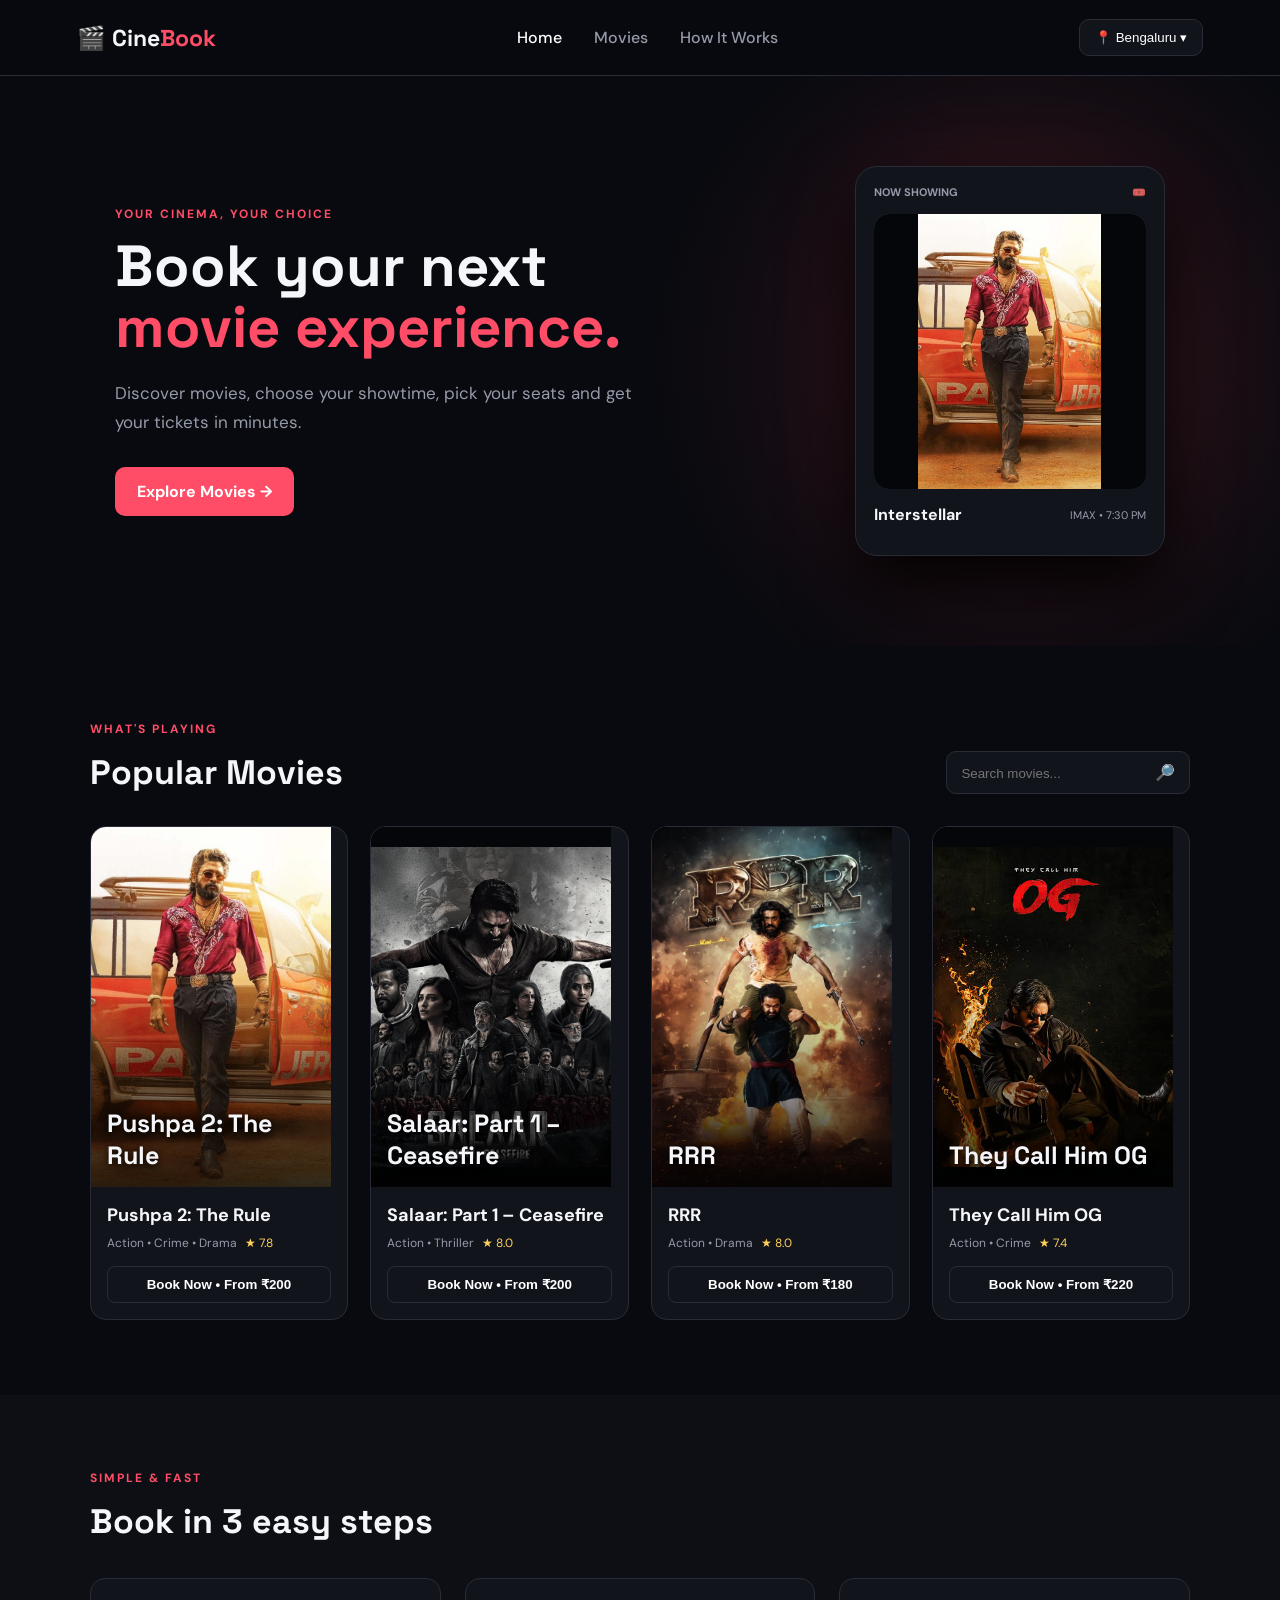
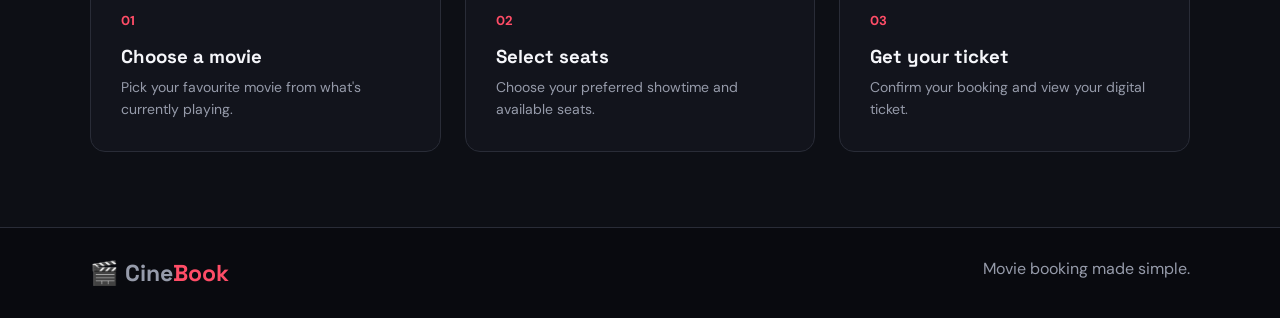
<file: movie-booking-system/index.html>
<!DOCTYPE html>
<html lang="en">
<head>
  <meta charset="UTF-8">
  <meta name="viewport" content="width=device-width, initial-scale=1.0">
  <title>CineBook | Movie Ticket Booking</title>
  <link rel="stylesheet" href="css/style.css">
</head>
<body>
  <header class="navbar">
    <a class="logo" href="index.html">🎬 Cine<span>Book</span></a>
    <nav>
      <a class="active" href="index.html">Home</a>
      <a href="#movies">Movies</a>
      <a href="#how-it-works">How It Works</a>
    </nav>
    <button class="location-btn" id="locationBtn">📍 Bengaluru ▾</button>
  </header>

  <main>
    <section class="hero">
      <div class="hero-content">
        <p class="eyebrow">YOUR CINEMA, YOUR CHOICE</p>
        <h1>Book your next<br><span>movie experience.</span></h1>
        <p class="hero-text">Discover movies, choose your showtime, pick your seats and get your tickets in minutes.</p>
        <a href="#movies" class="primary-btn">Explore Movies →</a>
      </div>
      <div class="hero-ticket">
        <div class="ticket-glow"></div>
        <div class="ticket-card">
          <div class="ticket-top"><span>NOW SHOWING</span><span>🎟️</span></div>
          <div class="ticket-poster"><img src="assets/pushpa2.webp" alt="Pushpa 2: The Rule"></div>
          <div class="ticket-info"><strong>Interstellar</strong><span>IMAX • 7:30 PM</span></div>
        </div>
      </div>
    </section>

    <section class="section" id="movies">
      <div class="section-heading">
        <div><p class="eyebrow">WHAT'S PLAYING</p><h2>Popular Movies</h2></div>
        <div class="search-wrap"><input id="movieSearch" type="search" placeholder="Search movies..."> 🔎</div>
      </div>
      <div id="movieGrid" class="movie-grid"></div>
    </section>

    <section class="section how" id="how-it-works">
      <p class="eyebrow">SIMPLE & FAST</p>
      <h2>Book in 3 easy steps</h2>
      <div class="steps">
        <div class="step"><b>01</b><h3>Choose a movie</h3><p>Pick your favourite movie from what's currently playing.</p></div>
        <div class="step"><b>02</b><h3>Select seats</h3><p>Choose your preferred showtime and available seats.</p></div>
        <div class="step"><b>03</b><h3>Get your ticket</h3><p>Confirm your booking and view your digital ticket.</p></div>
      </div>
    </section>
  </main>

  <footer><div class="logo">🎬 Cine<span>Book</span></div><p>Movie booking made simple.</p></footer>
  <script src="js/script.js"></script>
</body>
</html>
</file>
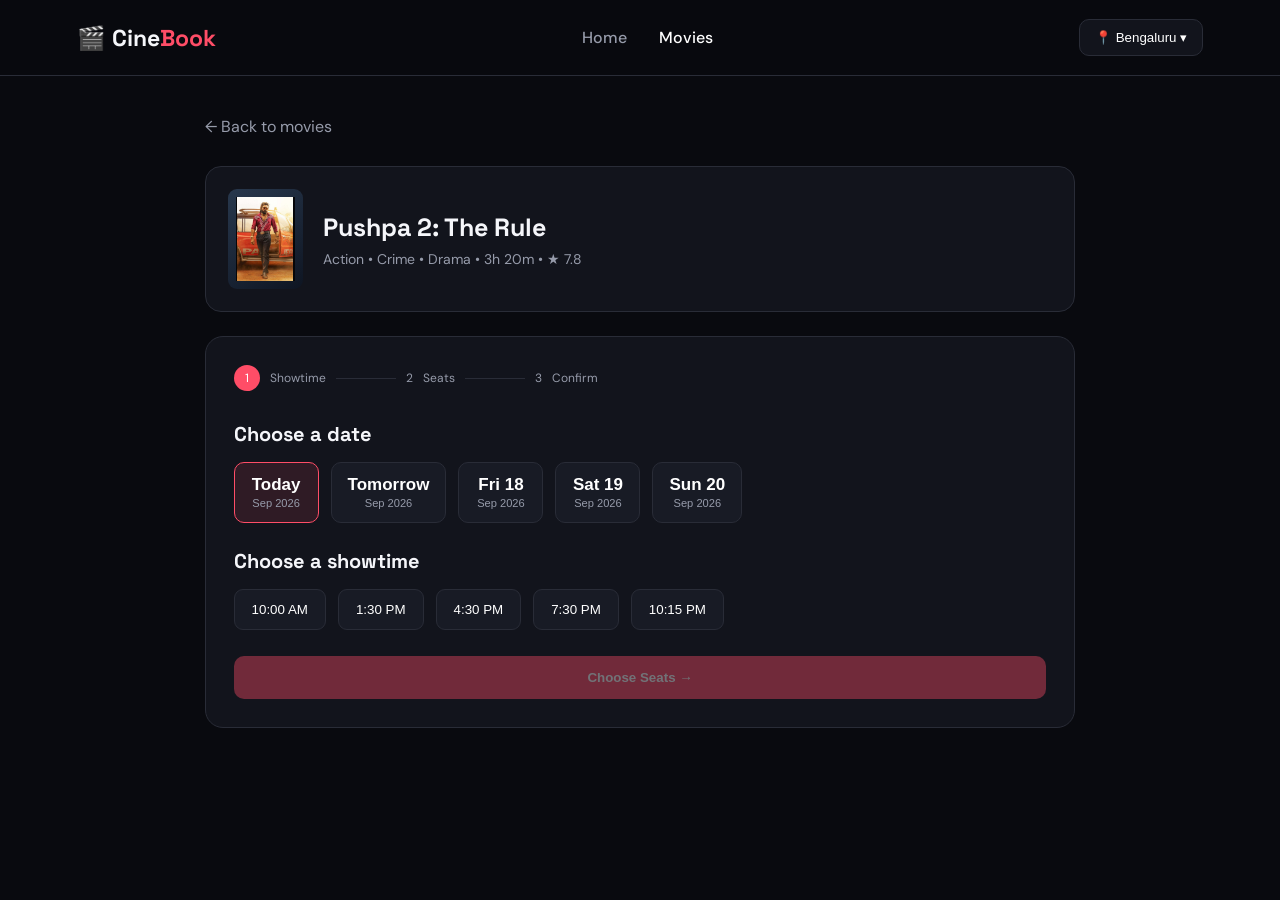
<file: movie-booking-system/booking.html>
<!DOCTYPE html>
<html lang="en">
<head>
  <meta charset="UTF-8">
  <meta name="viewport" content="width=device-width, initial-scale=1.0">
  <title>Choose Showtime | CineBook</title>
  <link rel="stylesheet" href="css/style.css">
</head>
<body>
<header class="navbar">
  <a class="logo" href="index.html">🎬 Cine<span>Book</span></a>
  <nav><a href="index.html">Home</a><a class="active" href="index.html#movies">Movies</a></nav>
  <button class="location-btn">📍 Bengaluru ▾</button>
</header>

<main class="booking-page">
  <div class="back"><a href="index.html">← Back to movies</a></div>
  <div id="bookingMovie" class="movie-summary"></div>

  <section class="booking-card">
    <div class="booking-step"><span class="step-current">1</span><span>Showtime</span><i></i><span>2</span><span>Seats</span><i></i><span>3</span><span>Confirm</span></div>
    <h2>Choose a date</h2>
    <div id="dateList" class="date-list"></div>
    <h2>Choose a showtime</h2>
    <div id="timeList" class="time-list"></div>
    <button id="continueBtn" class="primary-btn full" disabled>Choose Seats →</button>
  </section>
</main>
<script src="js/script.js"></script>
</body>
</html>
</file>
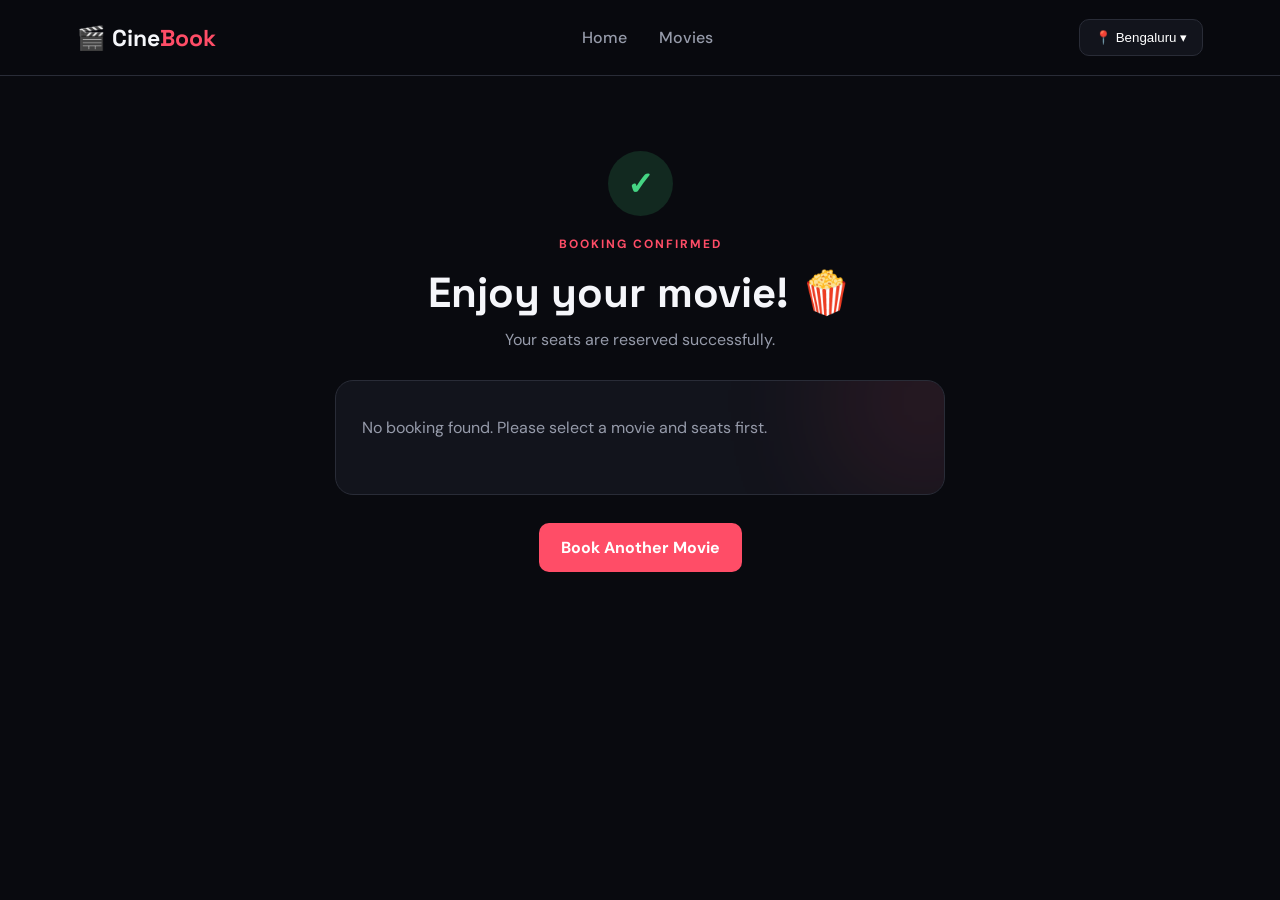
<file: movie-booking-system/confirmation.html>
<!DOCTYPE html>
<html lang="en">
<head>
  <meta charset="UTF-8">
  <meta name="viewport" content="width=device-width, initial-scale=1.0">
  <title>Booking Confirmed | CineBook</title>
  <link rel="stylesheet" href="css/style.css">
</head>
<body>
<header class="navbar">
  <a class="logo" href="index.html">🎬 Cine<span>Book</span></a>
  <nav><a href="index.html">Home</a><a href="index.html#movies">Movies</a></nav>
  <button class="location-btn">📍 Bengaluru ▾</button>
</header>

<main class="confirmation-page">
  <div class="success-icon">✓</div>
  <p class="eyebrow">BOOKING CONFIRMED</p>
  <h1>Enjoy your movie! 🍿</h1>
  <p class="muted">Your seats are reserved successfully.</p>
  <div id="ticket" class="digital-ticket"></div>
  <a href="index.html" class="primary-btn">Book Another Movie</a>
</main>
<script src="js/script.js"></script>
</body>
</html>
</file>
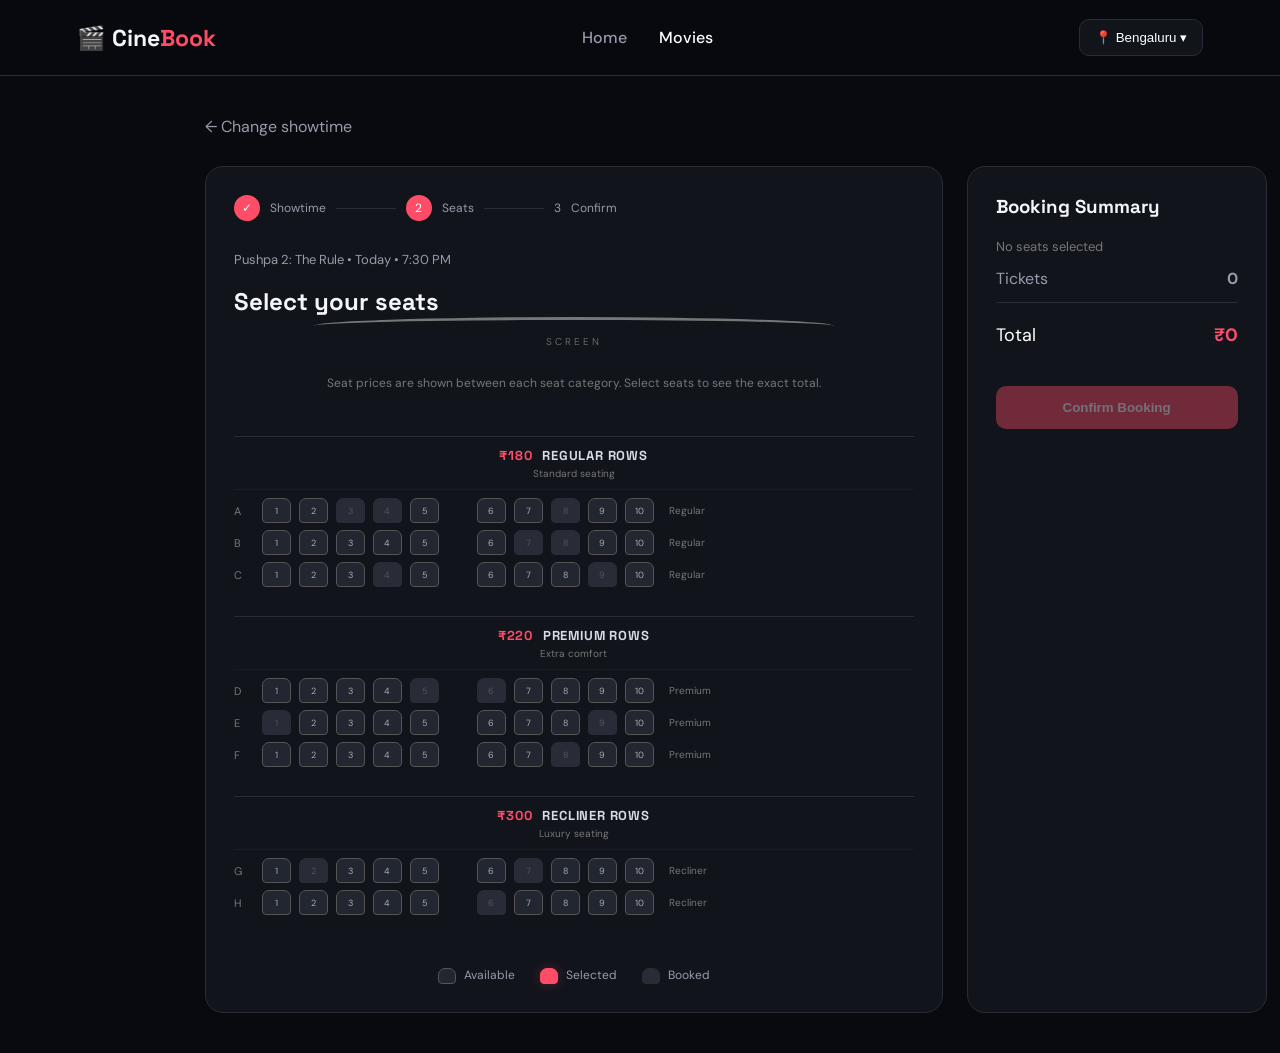
<file: movie-booking-system/seats.html>
<!DOCTYPE html>
<html lang="en">
<head>
  <meta charset="UTF-8">
  <meta name="viewport" content="width=device-width, initial-scale=1.0">
  <title>Select Seats | CineBook</title>
  <link rel="stylesheet" href="css/style.css">
</head>
<body>
<header class="navbar">
  <a class="logo" href="index.html">🎬 Cine<span>Book</span></a>
  <nav><a href="index.html">Home</a><a class="active" href="index.html#movies">Movies</a></nav>
  <button class="location-btn">📍 Bengaluru ▾</button>
</header>

<main class="booking-page">
  <div class="back"><a href="booking.html">← Change showtime</a></div>
  <section class="seat-layout-card">
    <div class="booking-step"><span>✓</span><span>Showtime</span><i></i><span class="step-current">2</span><span>Seats</span><i></i><span>3</span><span>Confirm</span></div>
    <div class="selected-show" id="selectedShow"></div>
    <h2>Select your seats</h2>
    <div class="screen">SCREEN</div>
    <p class="tier-help">Seat prices are shown between each seat category. Select seats to see the exact total.</p>
    <div id="seatMap" class="seat-map"></div>
    <div class="seat-legend">
      <span><i class="seat available"></i> Available</span>
      <span><i class="seat selected"></i> Selected</span>
      <span><i class="seat occupied"></i> Booked</span>
    </div>
  </section>

  <aside class="price-card">
    <h3>Booking Summary</h3>
    <div id="seatSummary"></div>
    <div class="price-row"><span>Tickets</span><strong id="ticketCount">0</strong></div>
    <div class="price-row total"><span>Total</span><strong id="totalPrice">₹0</strong></div>
    <button id="confirmBtn" class="primary-btn full" disabled>Confirm Booking</button>
  </aside>
</main>
<script src="js/script.js"></script>
</body>
</html>
</file>
<file: movie-booking-system/css/style.css>
@import url('https://fonts.googleapis.com/css2?family=DM+Sans:wght@400;500;600;700&family=Space+Grotesk:wght@500;600;700&display=swap');

*{box-sizing:border-box;margin:0;padding:0}
:root{--bg:#090a0f;--card:#12141c;--card2:#181b25;--text:#f5f6fa;--muted:#969baa;--accent:#ff4d67;--accent2:#ff7589;--line:#292c37;--green:#45d483}
body{font-family:'DM Sans',sans-serif;background:var(--bg);color:var(--text);min-height:100vh}
a{text-decoration:none;color:inherit}
.navbar{height:76px;border-bottom:1px solid var(--line);display:flex;align-items:center;justify-content:space-between;padding:0 6%;position:sticky;top:0;background:rgba(9,10,15,.94);backdrop-filter:blur(14px);z-index:10}
.logo{font-family:'Space Grotesk';font-size:23px;font-weight:700}.logo span{color:var(--accent)}
nav{display:flex;gap:32px;color:var(--muted);font-weight:500}nav a:hover,nav .active{color:white}
.location-btn{background:var(--card);border:1px solid var(--line);color:#fff;padding:10px 15px;border-radius:10px;cursor:pointer}
.hero{min-height:570px;padding:80px 9%;display:flex;align-items:center;justify-content:space-between;overflow:hidden;background:radial-gradient(circle at 80% 50%,rgba(255,77,103,.13),transparent 35%)}
.hero-content{max-width:620px}.eyebrow{color:var(--accent);font-size:12px;letter-spacing:2px;font-weight:700;margin-bottom:14px}
h1,h2,h3{font-family:'Space Grotesk'}.hero h1{font-size:58px;line-height:1.04}.hero h1 span{color:var(--accent)}
.hero-text{color:var(--muted);font-size:17px;line-height:1.7;max-width:520px;margin:22px 0 30px}
.primary-btn{display:inline-block;border:0;background:var(--accent);color:white;font-weight:700;padding:14px 22px;border-radius:10px;cursor:pointer;transition:.2s}.primary-btn:hover{background:var(--accent2);transform:translateY(-1px)}.primary-btn:disabled{opacity:.4;cursor:not-allowed;transform:none}.full{width:100%;margin-top:26px}
.hero-ticket{width:310px;height:390px;position:relative}.ticket-glow{position:absolute;inset:20px;background:var(--accent);filter:blur(70px);opacity:.18}.ticket-card{position:absolute;inset:0;background:var(--card);border:1px solid var(--line);border-radius:22px;padding:18px;box-shadow:0 30px 70px #000}.ticket-top{display:flex;justify-content:space-between;color:var(--muted);font-size:11px;font-weight:700}.ticket-poster{height:275px;border-radius:15px;margin:15px 0;display:flex;align-items:center;justify-content:center;text-align:center;font-family:'Space Grotesk';font-size:30px;font-weight:700;line-height:.9;background:linear-gradient(145deg,#28384d,#0e1522)}.ticket-poster small{font-size:18px}.ticket-info{display:flex;justify-content:space-between;align-items:center}.ticket-info span{font-size:11px;color:var(--muted)}
.section{padding:75px 7%}.section-heading{display:flex;justify-content:space-between;align-items:end;margin-bottom:32px}.section h2,.how h2{font-size:34px}.search-wrap{background:var(--card);border:1px solid var(--line);padding:10px 14px;border-radius:10px;color:var(--muted)}.search-wrap input{background:transparent;border:0;outline:0;color:#fff;width:190px}
.movie-grid{display:grid;grid-template-columns:repeat(4,1fr);gap:22px}.movie-card{background:var(--card);border:1px solid var(--line);border-radius:16px;overflow:hidden;transition:.25s}.movie-card:hover{transform:translateY(-5px);border-color:#3a3d48}.poster{height:300px;display:flex;align-items:end;padding:18px;font-family:'Space Grotesk';font-size:25px;font-weight:700;position:relative;overflow:hidden}.poster:after{content:'';position:absolute;inset:0;background:linear-gradient(transparent 45%,rgba(0,0,0,.8))}.poster span{z-index:1}.p1{background:linear-gradient(135deg,#24415b,#0c1524)}.p2{background:linear-gradient(135deg,#6d3e28,#18100e)}.p3{background:linear-gradient(135deg,#3b2763,#11101b)}.p4{background:linear-gradient(135deg,#4b1831,#130b12)}.movie-body{padding:16px}.movie-title{font-size:18px;font-weight:700}.meta{display:flex;gap:8px;color:var(--muted);font-size:12px;margin:8px 0 15px}.rating{color:#ffd15c}.book-btn{width:100%;background:transparent;border:1px solid var(--line);color:white;padding:10px;border-radius:8px;font-weight:600;cursor:pointer}.book-btn:hover{background:var(--accent);border-color:var(--accent)}
.how{background:#0d0f15}.steps{display:grid;grid-template-columns:repeat(3,1fr);gap:24px;margin-top:35px}.step{border:1px solid var(--line);background:var(--card);padding:30px;border-radius:15px}.step b{color:var(--accent);font-size:13px}.step h3{margin:15px 0 8px}.step p{color:var(--muted);line-height:1.6;font-size:14px}
footer{border-top:1px solid var(--line);padding:30px 7%;display:flex;justify-content:space-between;color:var(--muted)}

.booking-page{padding:40px 7%;display:grid;grid-template-columns:1fr;gap:24px;max-width:1050px;margin:auto}.back{color:var(--muted);margin-bottom:5px}.back a:hover{color:white}
.movie-summary{background:var(--card);border:1px solid var(--line);border-radius:16px;padding:22px;display:flex;align-items:center;gap:20px}.mini-poster{width:75px;height:100px;border-radius:9px;display:flex;align-items:end;padding:8px;font-size:11px;font-weight:700;background:linear-gradient(145deg,#28384d,#0e1522)}.movie-summary h2{font-size:25px}.movie-summary p{color:var(--muted);margin-top:7px;font-size:14px}
.booking-card,.seat-layout-card,.price-card{background:var(--card);border:1px solid var(--line);border-radius:18px;padding:28px}.booking-step{display:flex;align-items:center;gap:10px;color:var(--muted);font-size:12px;margin-bottom:30px}.booking-step i{height:1px;background:var(--line);width:60px}.booking-step span{white-space:nowrap}.booking-step .step-current,.booking-step>span:first-child{background:var(--accent);color:white;width:26px;height:26px;border-radius:50%;display:flex;align-items:center;justify-content:center}
.booking-card h2{font-size:20px;margin:25px 0 15px}.date-list{display:flex;gap:12px;flex-wrap:wrap}.date-btn{border:1px solid var(--line);background:var(--card2);color:white;border-radius:10px;padding:12px 16px;cursor:pointer;min-width:85px}.date-btn strong{display:block;font-size:17px}.date-btn small{color:var(--muted)}.date-btn.selected{border-color:var(--accent);background:rgba(255,77,103,.12)}
.time-list{display:flex;gap:12px;flex-wrap:wrap}.time-btn{border:1px solid var(--line);background:var(--card2);color:white;border-radius:9px;padding:12px 17px;cursor:pointer}.time-btn.selected{border-color:var(--accent);color:var(--accent)}
.seat-layout-card{grid-column:1}.selected-show{color:var(--muted);font-size:13px;margin-bottom:18px}.screen{height:10px;border-radius:50%;border-top:3px solid #777;text-align:center;padding-top:15px;color:#666;font-size:10px;letter-spacing:3px;margin:0 auto 65px;max-width:520px}.seat-map{display:flex;flex-direction:column;gap:11px;align-items:center}.seat-row{display:flex;gap:8px;align-items:center}.row-label{width:20px;color:#777;font-size:11px}.seat{width:29px;height:25px;border:1px solid #555;border-radius:7px 7px 4px 4px;background:#232631;cursor:pointer;display:inline-block}.seat:hover{border-color:var(--accent)}.seat.selected{background:var(--accent);border-color:var(--accent)}.seat.occupied{background:#363944;border-color:#363944;cursor:not-allowed;opacity:.65}.seat-gap{width:22px}.seat-legend{display:flex;justify-content:center;gap:25px;color:var(--muted);font-size:12px;margin-top:35px}.seat-legend .seat{width:18px;height:16px;vertical-align:middle;margin-right:5px;cursor:default}.price-card{margin-top:0}.price-card h3{margin-bottom:20px}.price-row{display:flex;justify-content:space-between;padding:13px 0;border-bottom:1px solid var(--line);color:var(--muted)}.price-row.total{border:0;color:white;font-size:18px;padding-top:20px}.price-row.total strong{color:var(--accent)}
.confirmation-page{text-align:center;padding:75px 20px;max-width:650px;margin:auto}.success-icon{width:65px;height:65px;border-radius:50%;background:rgba(69,212,131,.15);color:var(--green);display:flex;align-items:center;justify-content:center;font-size:32px;font-weight:700;margin:0 auto 20px}.confirmation-page h1{font-size:42px}.muted{color:var(--muted);margin:10px 0 30px}.digital-ticket{background:var(--card);border:1px solid var(--line);border-radius:18px;text-align:left;padding:26px;margin:25px auto 28px;position:relative;overflow:hidden}.digital-ticket:before{content:'';position:absolute;right:-55px;top:-55px;width:150px;height:150px;background:var(--accent);filter:blur(70px);opacity:.15}.ticket-header{display:flex;justify-content:space-between;border-bottom:1px dashed #444;padding-bottom:18px}.ticket-id{color:var(--accent);font-size:12px}.ticket-details{display:grid;grid-template-columns:1fr 1fr;gap:20px;padding:22px 0}.ticket-details label{display:block;color:var(--muted);font-size:11px;margin-bottom:5px}.ticket-details strong{font-size:15px}

@media(min-width:850px){.booking-page:has(.seat-layout-card){grid-template-columns:1fr 300px}.price-card{grid-column:2;grid-row:2}.seat-layout-card{grid-column:1}}
@media(max-width:850px){.movie-grid{grid-template-columns:repeat(2,1fr)}.hero{padding:55px 7%}.hero h1{font-size:43px}.hero-ticket{display:none}.navbar{padding:0 4%}nav{gap:14px}.location-btn{display:none}}
@media(max-width:560px){nav{display:none}.section{padding:55px 5%}.section-heading{align-items:start;gap:18px;flex-direction:column}.movie-grid{grid-template-columns:1fr 1fr;gap:12px}.poster{height:220px}.steps{grid-template-columns:1fr}.booking-page{padding:25px 4%}.booking-card,.seat-layout-card,.price-card{padding:18px}.seat{width:24px;height:21px}.seat-row{gap:5px}.seat-gap{width:10px}.screen{margin-bottom:45px}.seat-legend{gap:10px}.confirmation-page h1{font-size:32px}}

/* Movie poster images */
.poster img{position:absolute;inset:0;width:100%;height:100%;object-fit:cover}.poster span{position:relative}.poster:after{z-index:0}.poster img{z-index:0}
.ticket-poster{overflow:hidden}.ticket-poster img{width:100%;height:100%;object-fit:cover;border-radius:15px}
.mini-poster{overflow:hidden;flex-shrink:0}.mini-poster img{width:100%;height:100%;object-fit:cover}

/* Seat selection and price tiers */
.seat-map{width:100%;overflow-x:auto;padding:5px 0 10px}.seat-row{min-width:680px}.row-type{width:65px;color:#777;font-size:10px;text-align:left;margin-left:7px}.seat{font-family:'DM Sans',sans-serif;color:#aaa;font-size:9px;display:inline-flex;align-items:center;justify-content:center}.seat.available{background:#222630}.seat.selected{background:var(--accent);color:#fff;border-color:var(--accent);box-shadow:0 0 12px rgba(255,77,103,.25)}.seat.occupied{color:#777}.seat:disabled{pointer-events:none}.seat-legend{flex-wrap:wrap}.price-breakdown{border-top:1px solid var(--line);margin-top:15px;padding-top:8px}.price-breakdown div{display:flex;justify-content:space-between;padding:6px 0;font-size:12px;color:var(--muted)}.price-breakdown strong{color:#ddd}.summary-label{color:#aaa;font-size:12px;margin-bottom:8px}.seat-names{font-size:13px;line-height:1.8}.empty-seats{color:#777;font-size:13px}.ticket-subtitle{color:#999;font-size:12px;margin-top:5px}.ticket-poster-large{width:110px;height:145px;border-radius:10px;overflow:hidden;margin:20px 0}.ticket-poster-large img{width:100%;height:100%;object-fit:cover}.ticket-location{border-top:1px dashed #444;padding-top:16px;color:#888;font-size:12px}


/* Final poster fit: show the complete uploaded poster without cutting faces */
.poster{height:360px;aspect-ratio:2/3;padding:0;background:#050609;align-items:flex-end}
.poster img{object-fit:contain;object-position:center center;background:#050609}
.poster span{position:absolute;left:16px;right:16px;bottom:16px;z-index:2;text-shadow:0 2px 8px #000}
.mini-poster img{object-fit:contain;background:#050609}
.ticket-poster img{object-fit:contain;background:#050609}
.ticket-poster-large img{object-fit:contain;background:#050609}
.tier-help{text-align:center;color:#777;font-size:12px;margin:-25px 0 18px}
.tier-heading{width:min(760px,100%);margin:22px auto 8px;padding:10px 0 9px;border-top:1px solid var(--line);border-bottom:1px solid rgba(255,255,255,.04);text-align:center;color:#d9dbe2;font-family:'Space Grotesk',sans-serif;font-size:13px;font-weight:700;letter-spacing:.8px}
.tier-heading span{color:var(--accent);margin-right:6px}
.tier-heading small{display:block;color:#777;font-family:'DM Sans',sans-serif;font-size:10px;font-weight:400;letter-spacing:0;margin-top:3px}
.seat-row{margin-bottom:7px}
.seat-map{gap:0}
@media(max-width:850px){.poster{height:300px}}
@media(max-width:560px){.poster{height:240px}.tier-heading{font-size:11px}.tier-heading small{font-size:9px}.tier-help{line-height:1.5;margin:-18px 0 14px}}
</file>
